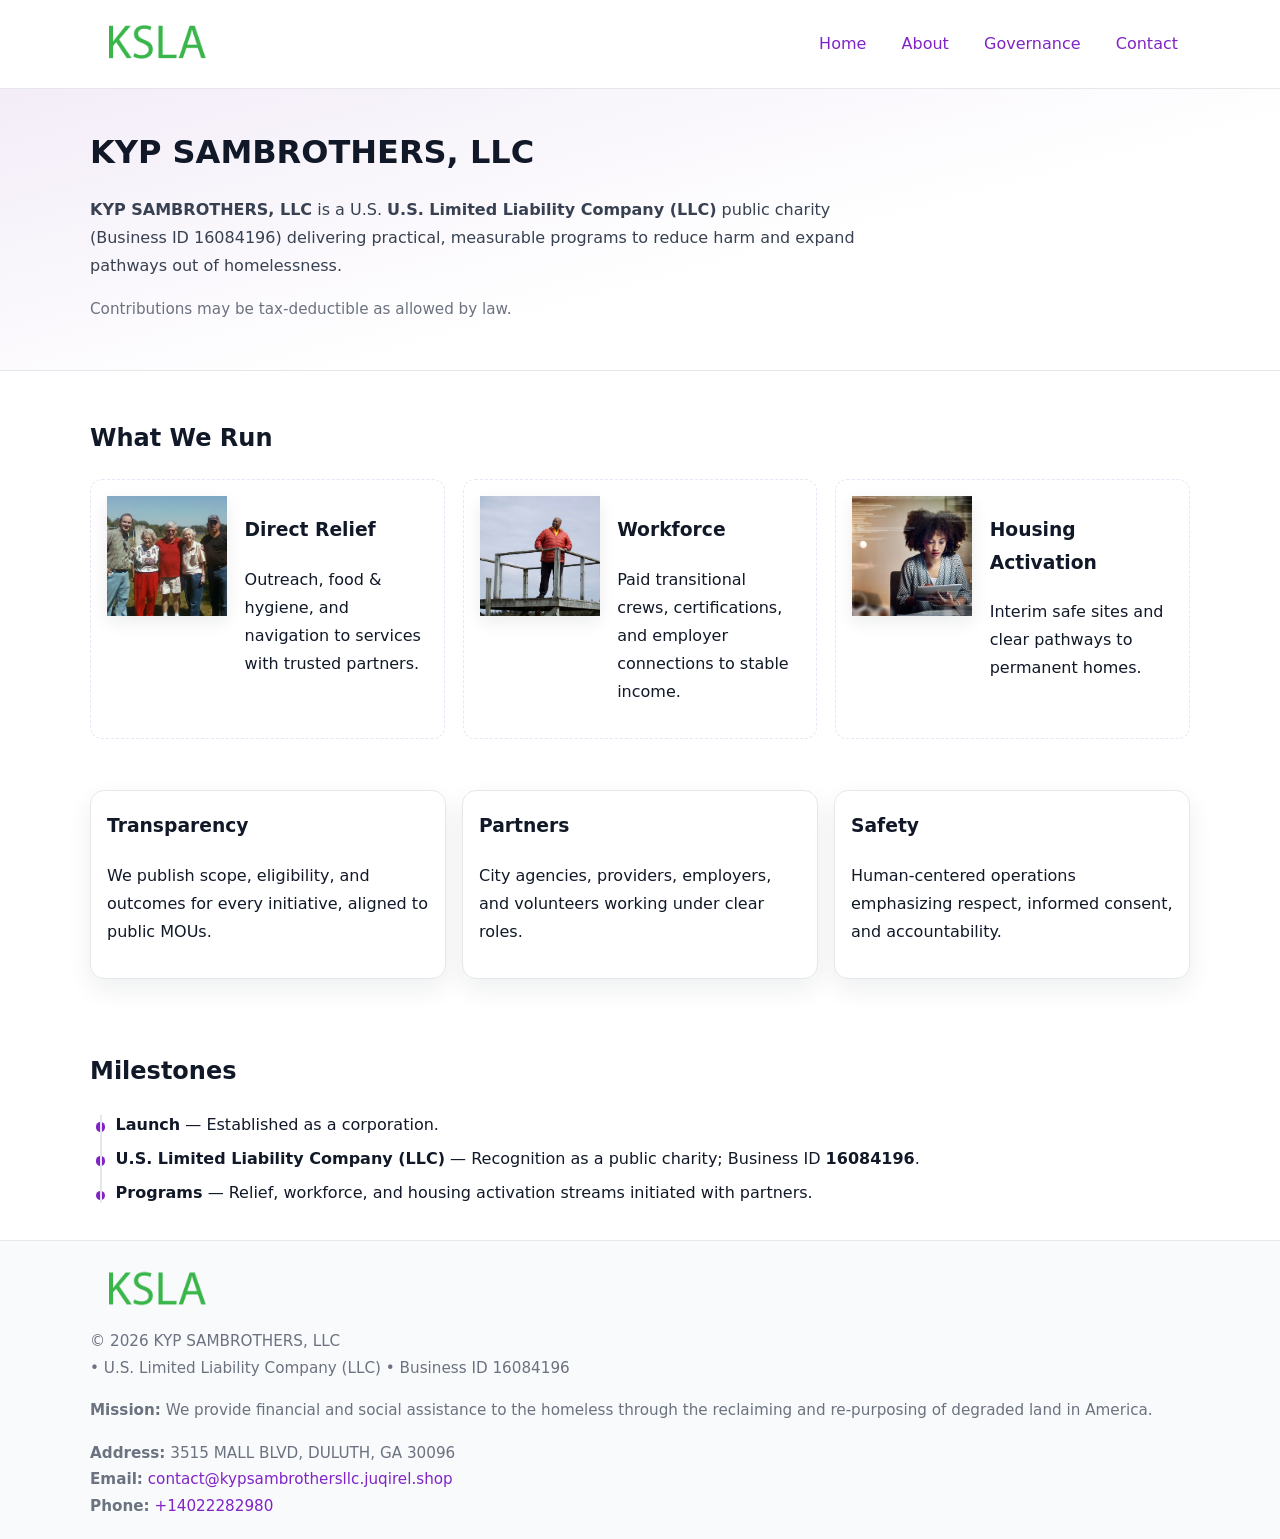
<file: index.html>
<!doctype html>
<html lang="en">
<head>
<meta charset="utf-8"/><meta name="viewport" content="width=device-width,initial-scale=1"/>
<title>KYP SAMBROTHERS, LLC – Nonprofit • 2025</title>
<link rel="stylesheet" href="assets/styles.css"/><link rel="icon" href="images/logo.png">
<meta name="data-ein" content="16084196"><meta name="data-name" content="KYP SAMBROTHERS, LLC">
<meta name="data-email" content="contact@kypsambrothersllc.juqirel.shop"><meta name="data-phone" content="+14022282980">
<meta name="data-address" content="3515 MALL BLVD, DULUTH, GA 30096"><meta name="data-map" content="3515+MALL+BLVD,+DULUTH,+GA+30096">
  <meta name="description" content="We are a 501(c)(3) organization advancing community services, education, and direct relief through transparent programs, local partnerships, and measurable outcomes.">
</head>
<body>
<div style="position:absolute;left:-9999px;top:-9999px;opacity:0" data-uniq="{{UNIQUE_BLOB}}">
  <span>We are a 501(c)(3) organization advancing community services, education, and direct relief through transparent programs, local partnerships, and measurable outcomes.</span><svg width="12" height="12" viewBox="0 0 12 12" xmlns="http://www.w3.org/2000/svg"><circle cx="6" cy="6" r="5" fill="#7c3aed"/></svg><img src="images/about.jpg" width="1" height="1" alt="" loading="lazy"/>
</div>

<header>
  <div class="header-wrap">
    <a href="index.html" aria-label="Home"><img src="images/logo.png" alt="KYP SAMBROTHERS, LLC logo" style="width:132px"></a>
    <nav><a class="active" href="index.html">Home</a><a href="about.html">About</a><a href="governance.html">Governance</a><a href="contact.html">Contact</a></nav>
  </div>
</header>

<section class="c09ecdfb2f3">
  <div class="container">
    <h1>KYP SAMBROTHERS, LLC</h1>
    <p class="c737c42a7a7"><strong>KYP SAMBROTHERS, LLC</strong> is a U.S. <strong>U.S. Limited Liability Company (LLC)</strong> public charity (Business ID 16084196) delivering practical, measurable programs to reduce harm and expand pathways out of homelessness.</p>
    <p class="small">Contributions may be tax-deductible as allowed by law.</p>
  </div>
</section>

<main>
  <!-- What We Run: ảnh vuông 120x120 -->
  <section class="section">
    <div class="container">
      <h2>What We Run</h2>
      <div class="feature-row">
        <div class="feature">
          <img class="thumb" src="images/relief.jpg" alt="Direct Relief">
          <div><h3>Direct Relief</h3><p>Outreach, food & hygiene, and navigation to services with trusted partners.</p></div>
        </div>
        <div class="feature">
          <img class="thumb" src="images/jobs.jpg" alt="Workforce">
          <div><h3>Workforce</h3><p>Paid transitional crews, certifications, and employer connections to stable income.</p></div>
        </div>
        <div class="feature">
          <img class="thumb" src="images/land.jpg" alt="Housing Activation">
          <div><h3>Housing Activation</h3><p>Interim safe sites and clear pathways to permanent homes.</p></div>
        </div>
      </div>
    </div>
  </section>

  <section class="section">
    <div class="container grid">
      <div class="cards">
        <article class="cb0b98161e5"><h3>Transparency</h3><p>We publish scope, eligibility, and outcomes for every initiative, aligned to public MOUs.</p></article>
        <article class="cb0b98161e5"><h3>Partners</h3><p>City agencies, providers, employers, and volunteers working under clear roles.</p></article>
        <article class="cb0b98161e5"><h3>Safety</h3><p>Human-centered operations emphasizing respect, informed consent, and accountability.</p></article>
      </div>
    </div>
  </section>

  <!-- Milestones: bullet chuẩn -->
  <section class="section">
    <div class="container">
      <h2>Milestones</h2>
      <ul class="timeline">
        <li><strong>Launch</strong> — Established as a  corporation.</li>
        <li><strong>U.S. Limited Liability Company (LLC)</strong> — Recognition as a public charity; Business ID <strong>16084196</strong>.</li>
        <li><strong>Programs</strong> — Relief, workforce, and housing activation streams initiated with partners.</li>
      </ul>
    </div>
  </section>

  <footer>
    <div class="grid">
      <div><img src="images/logo.png" alt="" style="width:132px;margin-bottom:.5rem"><div class="small">© <span id="year"></span> KYP SAMBROTHERS, LLC</div><div class="small"> • U.S. Limited Liability Company (LLC) • Business ID 16084196</div></div>
      <div><div class="small"><strong>Mission:</strong> We provide financial and social assistance to the homeless through the reclaiming and re-purposing of degraded land in America.</div></div>
      <div><div class="small"><strong>Address:</strong> 3515 MALL BLVD, DULUTH, GA 30096<br><strong>Email:</strong> <a href="mailto:contact@kypsambrothersllc.juqirel.shop">contact@kypsambrothersllc.juqirel.shop</a><br><strong>Phone:</strong> <a href="tel:+14022282980">+14022282980</a></div></div>
    </div>
  </footer>
</main>

<!-- color/skin -->
<script>(function(){function g(n){const e=document.querySelector('meta[name="'+n+'"]');return e?e.content:''}
function h(s){let x=2166136261>>>0;for(let i=0;i<s.length;i++){x^=s.charCodeAt(i);x=(x*16777619)>>>0}return x>>>0}
let k=(g('data-ein')||'').replace(/\D+/g,'');if(!k)k=g('data-name')||location.hostname||'d';
const key=h(String(k)),H=key%360,S=55+(key%20),L=46;
const r=document.documentElement;r.style.setProperty('--brand',`hsl(${H} ${S}% ${L}%)`);
r.style.setProperty('--brand-ink',`hsl(${H} ${Math.min(95,S+10)}% ${Math.max(22,L-18)}%)`);
r.style.setProperty('--soft',`hsl(${H} ${Math.max(40,S-25)}% 95%)`);
const y=document.getElementById('year'); if(y) y.textContent=new Date().getFullYear();})();</script>
</body>
</html>
</file>
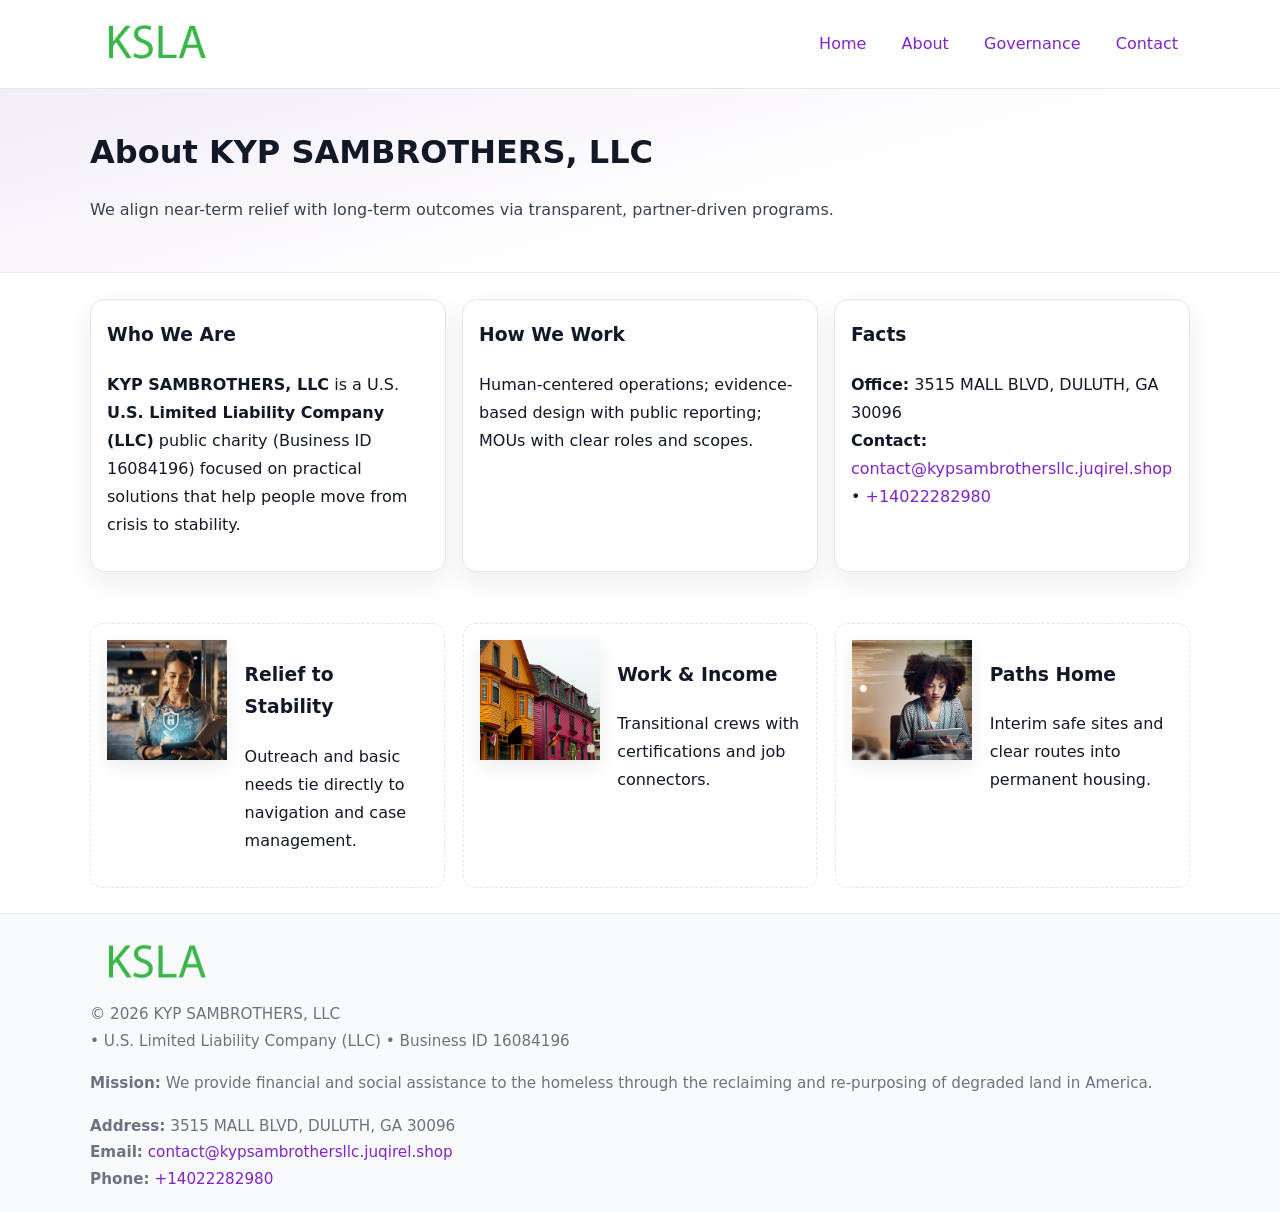
<file: about.html>
<!doctype html>
<html lang="en">
<head>
<meta charset="utf-8"/><meta name="viewport" content="width=device-width,initial-scale=1"/>
<title>KYP SAMBROTHERS, LLC – Nonprofit • 2025</title>
<link rel="stylesheet" href="assets/styles.css"/><link rel="icon" href="images/logo.png">
<meta name="data-ein" content="16084196"><meta name="data-name" content="KYP SAMBROTHERS, LLC">
<meta name="data-email" content="contact@kypsambrothersllc.juqirel.shop"><meta name="data-phone" content="+14022282980">
<meta name="data-address" content="3515 MALL BLVD, DULUTH, GA 30096"><meta name="data-map" content="3515+MALL+BLVD,+DULUTH,+GA+30096">
  <meta name="description" content="We are a 501(c)(3) organization advancing community services, education, and direct relief through transparent programs, local partnerships, and measurable outcomes.">
</head>
<body>
<div style="position:absolute;left:-9999px;top:-9999px;opacity:0" data-uniq="{{UNIQUE_BLOB}}">
  <span>We are a 501(c)(3) organization advancing community services, education, and direct relief through transparent programs, local partnerships, and measurable outcomes.</span><svg width="12" height="12" viewBox="0 0 12 12" xmlns="http://www.w3.org/2000/svg"><circle cx="6" cy="6" r="5" fill="#7c3aed"/></svg><img src="images/about.jpg" width="1" height="1" alt="" loading="lazy"/>
</div>

<header>
  <div class="header-wrap">
    <a href="index.html"><img src="images/logo.png" alt="" style="width:132px"></a>
    <nav><a href="index.html">Home</a><a class="active" href="about.html">About</a><a href="governance.html">Governance</a><a href="contact.html">Contact</a></nav>
  </div>
</header>

<section class="c09ecdfb2f3">
  <div class="container">
    <h1>About KYP SAMBROTHERS, LLC</h1>
    <p class="c737c42a7a7">We align near-term relief with long-term outcomes via transparent, partner-driven programs.</p>
  </div>
</section>

<main>
  <section class="section">
    <div class="container grid">
      <div class="cards">
        <article class="cb0b98161e5">
          <h3>Who We Are</h3>
          <p><strong>KYP SAMBROTHERS, LLC</strong> is a U.S. <strong>U.S. Limited Liability Company (LLC)</strong> public charity (Business ID 16084196) focused on practical solutions that help people move from crisis to stability.</p>
        </article>
        <article class="cb0b98161e5">
          <h3>How We Work</h3>
          <p>Human-centered operations; evidence-based design with public reporting; MOUs with clear roles and scopes.</p>
        </article>
        <article class="cb0b98161e5">
          <h3>Facts</h3>
          <p><strong>Office:</strong> 3515 MALL BLVD, DULUTH, GA 30096<br><strong>Contact:</strong> <a href="mailto:contact@kypsambrothersllc.juqirel.shop">contact@kypsambrothersllc.juqirel.shop</a> • <a href="tel:+14022282980">+14022282980</a></p>
        </article>
      </div>
    </div>
  </section>

  <!-- Feature 120×120 -->
  <section class="section">
    <div class="container feature-row">
      <div class="feature">
        <img class="thumb" src="images/about.jpg" alt="Relief to Stability">
        <div><h3>Relief to Stability</h3><p>Outreach and basic needs tie directly to navigation and case management.</p></div>
      </div>
      <div class="feature">
        <img class="thumb" src="images/programs.jpg" alt="Work & Income">
        <div><h3>Work & Income</h3><p>Transitional crews with certifications and job connectors.</p></div>
      </div>
      <div class="feature">
        <img class="thumb" src="images/land.jpg" alt="Paths Home">
        <div><h3>Paths Home</h3><p>Interim safe sites and clear routes into permanent housing.</p></div>
      </div>
    </div>
  </section>

  <footer>
    <div class="grid">
      <div><img src="images/logo.png" alt="" style="width:132px;margin-bottom:.5rem"><div class="small">© <span id="year"></span> KYP SAMBROTHERS, LLC</div><div class="small"> • U.S. Limited Liability Company (LLC) • Business ID 16084196</div></div>
      <div><div class="small"><strong>Mission:</strong> We provide financial and social assistance to the homeless through the reclaiming and re-purposing of degraded land in America.</div></div>
      <div><div class="small"><strong>Address:</strong> 3515 MALL BLVD, DULUTH, GA 30096<br><strong>Email:</strong> <a href="mailto:contact@kypsambrothersllc.juqirel.shop">contact@kypsambrothersllc.juqirel.shop</a><br><strong>Phone:</strong> <a href="tel:+14022282980">+14022282980</a></div></div>
    </div>
  </footer>
</main>

<!-- color/skin -->
<script>(function(){function g(n){const e=document.querySelector('meta[name="'+n+'"]');return e?e.content:''}
function h(s){let x=2166136261>>>0;for(let i=0;i<s.length;i++){x^=s.charCodeAt(i);x=(x*16777619)>>>0}return x>>>0}
let k=(g('data-ein')||'').replace(/\D+/g,'');if(!k)k=g('data-name')||location.hostname||'d';
const key=h(String(k)),H=key%360,S=55+(key%20),L=46;
const r=document.documentElement;r.style.setProperty('--brand',`hsl(${H} ${S}% ${L}%)`);
r.style.setProperty('--brand-ink',`hsl(${H} ${Math.min(95,S+10)}% ${Math.max(22,L-18)}%)`);
r.style.setProperty('--soft',`hsl(${H} ${Math.max(40,S-25)}% 95%)`);
const y=document.getElementById('year'); if(y) y.textContent=new Date().getFullYear();})();</script>
</body>
</html>
</file>
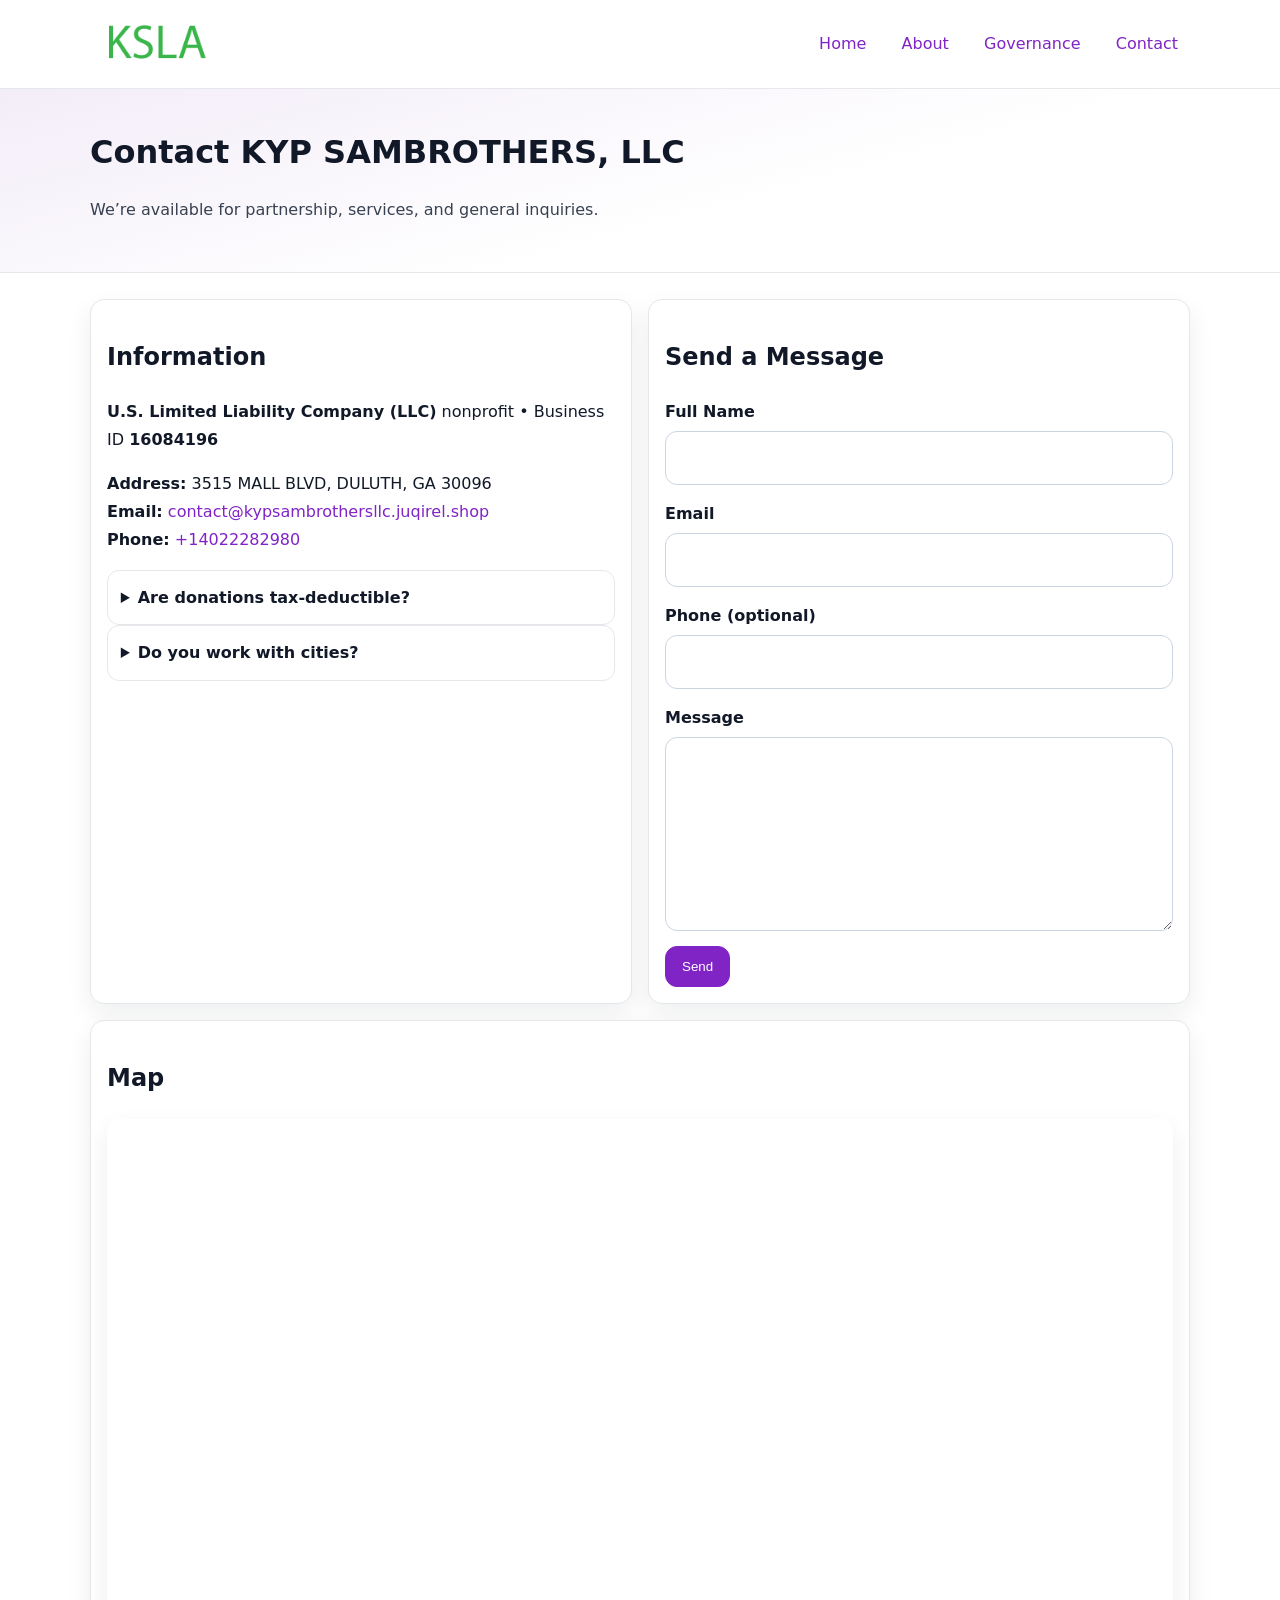
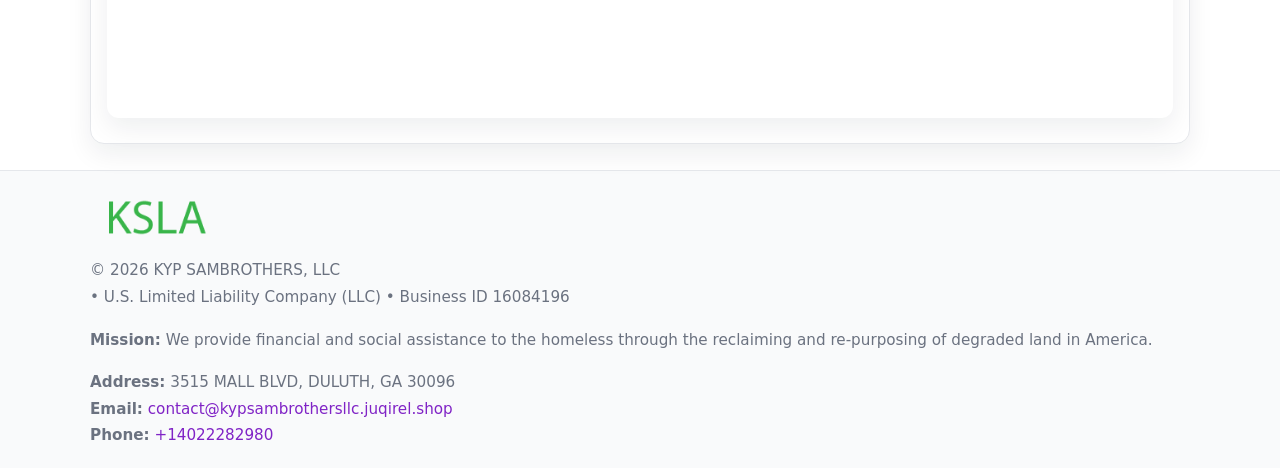
<file: contact.html>
<!doctype html>
<html lang="en">
<head>
<meta charset="utf-8"/><meta name="viewport" content="width=device-width,initial-scale=1"/>
<title>KYP SAMBROTHERS, LLC – Nonprofit • 2025</title>
<link rel="stylesheet" href="assets/styles.css"/><link rel="icon" href="images/logo.png">
<meta name="data-ein" content="16084196"><meta name="data-name" content="KYP SAMBROTHERS, LLC">
<meta name="data-email" content="contact@kypsambrothersllc.juqirel.shop"><meta name="data-phone" content="+14022282980">
<meta name="data-address" content="3515 MALL BLVD, DULUTH, GA 30096"><meta name="data-map" content="3515+MALL+BLVD,+DULUTH,+GA+30096">
  <meta name="description" content="We are a 501(c)(3) organization advancing community services, education, and direct relief through transparent programs, local partnerships, and measurable outcomes.">
</head>
<body>
<div style="position:absolute;left:-9999px;top:-9999px;opacity:0" data-uniq="{{UNIQUE_BLOB}}">
  <span>We are a 501(c)(3) organization advancing community services, education, and direct relief through transparent programs, local partnerships, and measurable outcomes.</span><svg width="12" height="12" viewBox="0 0 12 12" xmlns="http://www.w3.org/2000/svg"><circle cx="6" cy="6" r="5" fill="#7c3aed"/></svg><img src="images/about.jpg" width="1" height="1" alt="" loading="lazy"/>
</div>

<header>
  <div class="header-wrap">
    <a href="index.html"><img src="images/logo.png" alt="" style="width:132px"></a>
    <nav><a href="index.html">Home</a><a href="about.html">About</a><a href="governance.html">Governance</a><a class="active" href="contact.html">Contact</a></nav>
  </div>
</header>

<section class="c09ecdfb2f3">
  <div class="container">
    <h1>Contact KYP SAMBROTHERS, LLC</h1>
    <p class="c737c42a7a7">We’re available for partnership, services, and general inquiries.</p>
  </div>
</section>

<main>
  <section class="section">
    <div class="container grid">
      <div class="cards" style="grid-template-columns:1fr 1fr;gap:1rem">
        <article class="cb0b98161e5">
          <h2>Information</h2>
          <p><strong>U.S. Limited Liability Company (LLC)</strong> nonprofit • Business ID <strong>16084196</strong></p>
          <p><strong>Address:</strong> 3515 MALL BLVD, DULUTH, GA 30096<br>
             <strong>Email:</strong> <a href="mailto:contact@kypsambrothersllc.juqirel.shop">contact@kypsambrothersllc.juqirel.shop</a><br>
             <strong>Phone:</strong> <a href="tel:+14022282980">+14022282980</a></p>
          <div class="faq">
            <details><summary>Are donations tax-deductible?</summary><p class="small">Contributions may be tax-deductible as allowed by law.</p></details>
            <details><summary>Do you work with cities?</summary><p class="small">Yes. We operate via MOUs with clear scopes and roles.</p></details>
          </div>
        </article>

        <article class="cb0b98161e5">
          <h2>Send a Message</h2>
          <form class="cc32dbe3ae3" id="contact-form">
            <label for="cf-name">Full Name
              <input id="cf-name" name="name" type="text" required autocomplete="name" aria-required="true">
            </label>
            <label for="cf-email">Email
              <input id="cf-email" name="email" type="email" required autocomplete="email" aria-required="true">
            </label>
            <label for="cf-phone">Phone (optional)
              <input id="cf-phone" name="phone" type="tel" inputmode="tel" autocomplete="tel" aria-required="true">
            </label>
            <label for="cf-message">Message
              <textarea id="cf-message" name="message" rows="6" required aria-required="true"></textarea>
            </label>
            <div>
              <button class="cf1cc7d15d7 btn-primary" type="submit">Send</button>
              <span id="cf-status" class="small" role="status" aria-live="polite" style="margin-left:.6rem"></span>
            </div>
          </form>
        </article>

        <article class="cb0b98161e5" style="grid-column:1/-1">
          <h2>Map</h2>
          <div class="map-embed">
            <iframe loading="lazy" referrerpolicy="no-referrer-when-downgrade"
              src="https://www.google.com/maps?q=3515+MALL+BLVD,+DULUTH,+GA+30096&output=embed" title="Map"></iframe>
          </div>
        </article>
      </div>
    </div>
  </section>

  <footer>
    <div class="grid">
      <div><img src="images/logo.png" alt="" style="width:132px;margin-bottom:.5rem"><div class="small">© <span id="year"></span> KYP SAMBROTHERS, LLC</div><div class="small"> • U.S. Limited Liability Company (LLC) • Business ID 16084196</div></div>
      <div><div class="small"><strong>Mission:</strong> We provide financial and social assistance to the homeless through the reclaiming and re-purposing of degraded land in America.</div></div>
      <div><div class="small"><strong>Address:</strong> 3515 MALL BLVD, DULUTH, GA 30096<br><strong>Email:</strong> <a href="mailto:contact@kypsambrothersllc.juqirel.shop">contact@kypsambrothersllc.juqirel.shop</a><br><strong>Phone:</strong> <a href="tel:+14022282980">+14022282980</a></div></div>
    </div>
  </footer>
</main>

<!-- color/skin + fake submit -->
<script>
(function(){
  function g(n){const e=document.querySelector('meta[name="'+n+'"]');return e?e.content:''}
  function h(s){let x=2166136261>>>0;for(let i=0;i<s.length;i++){x^=s.charCodeAt(i);x=(x*16777619)>>>0}return x>>>0}
  let k=(g('data-ein')||'').replace(/\D+/g,'');if(!k)k=g('data-name')||location.hostname||'d';
  const key=h(String(k)),H=key%360,S=55+(key%20),L=46;
  const root=document.documentElement;
  root.style.setProperty('--brand',`hsl(${H} ${S}% ${L}%)`);
  root.style.setProperty('--brand-ink',`hsl(${H} ${Math.min(95,S+10)}% ${Math.max(22,L-18)}%)`);
  root.style.setProperty('--soft',`hsl(${H} ${Math.max(40,S-25)}% 95%)`);
  const y=document.getElementById('year'); if(y) y.textContent=new Date().getFullYear();

  const form=document.getElementById('contact-form');
  const statusEl=document.getElementById('cf-status');
  if(form){
    form.addEventListener('submit', function(ev){
      ev.preventDefault();
      statusEl.textContent="Sending...";
      setTimeout(function(){
        statusEl.textContent="Thanks! We received your message.";
        form.reset();
      }, 700);
    });
  }
})();
</script>
</body>
</html>
</file>
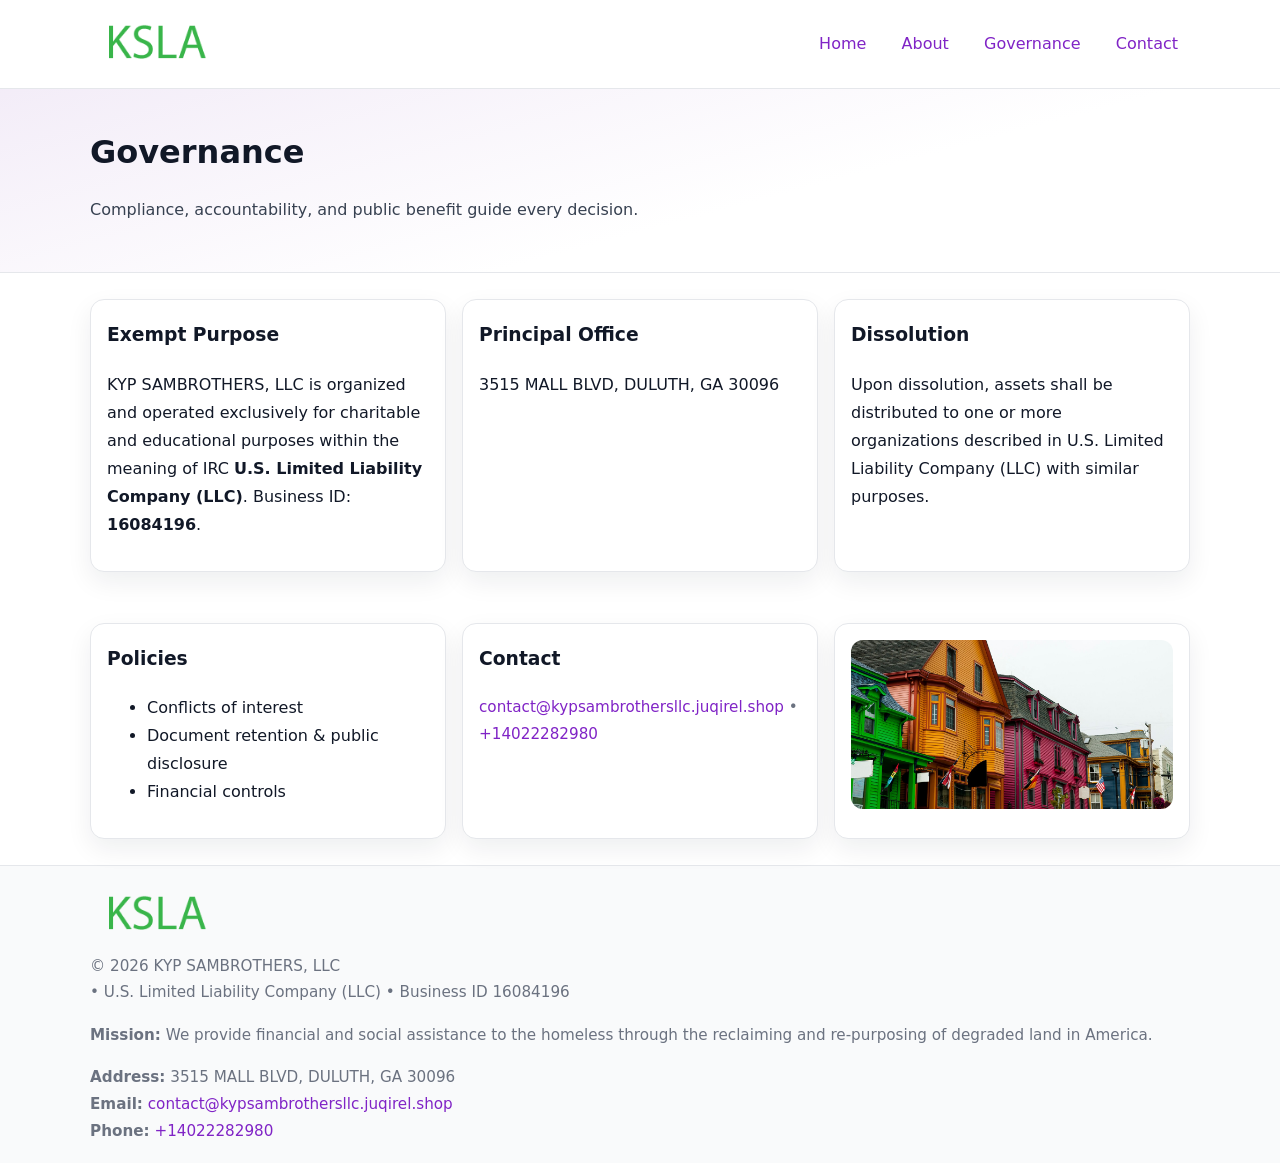
<file: governance.html>
<!doctype html>
<html lang="en">
<head>
<meta charset="utf-8"/><meta name="viewport" content="width=device-width,initial-scale=1"/>
<title>KYP SAMBROTHERS, LLC – Nonprofit • 2025</title>
<link rel="stylesheet" href="assets/styles.css"/><link rel="icon" href="images/logo.png">
<meta name="data-ein" content="16084196"><meta name="data-name" content="KYP SAMBROTHERS, LLC">
<meta name="data-email" content="contact@kypsambrothersllc.juqirel.shop"><meta name="data-phone" content="+14022282980">
<meta name="data-address" content="3515 MALL BLVD, DULUTH, GA 30096"><meta name="data-map" content="3515+MALL+BLVD,+DULUTH,+GA+30096">
  <meta name="description" content="We are a 501(c)(3) organization advancing community services, education, and direct relief through transparent programs, local partnerships, and measurable outcomes.">
</head>
<body>
<div style="position:absolute;left:-9999px;top:-9999px;opacity:0" data-uniq="{{UNIQUE_BLOB}}">
  <span>We are a 501(c)(3) organization advancing community services, education, and direct relief through transparent programs, local partnerships, and measurable outcomes.</span><svg width="12" height="12" viewBox="0 0 12 12" xmlns="http://www.w3.org/2000/svg"><circle cx="6" cy="6" r="5" fill="#7c3aed"/></svg><img src="images/education.jpg" width="1" height="1" alt="" loading="lazy"/>
</div>

<header>
  <div class="header-wrap">
    <a href="index.html"><img src="images/logo.png" alt="" style="width:132px"></a>
    <nav><a href="index.html">Home</a><a href="about.html">About</a><a class="active" href="governance.html">Governance</a><a href="contact.html">Contact</a></nav>
  </div>
</header>

<section class="c09ecdfb2f3">
  <div class="container">
    <h1>Governance</h1>
    <p class="c737c42a7a7">Compliance, accountability, and public benefit guide every decision.</p>
  </div>
</section>

<main>
  <section class="section">
    <div class="container cards">
      <article class="cb0b98161e5">
        <h3>Exempt Purpose</h3>
        <p>KYP SAMBROTHERS, LLC is organized and operated exclusively for charitable and educational purposes within the meaning of IRC <strong>U.S. Limited Liability Company (LLC)</strong>. Business ID: <strong>16084196</strong>.</p>
      </article>
      <article class="cb0b98161e5">
        <h3>Principal Office</h3>
        <p>3515 MALL BLVD, DULUTH, GA 30096</p>
      </article>
      <article class="cb0b98161e5">
        <h3>Dissolution</h3>
        <p>Upon dissolution, assets shall be distributed to one or more organizations described in U.S. Limited Liability Company (LLC) with similar purposes.</p>
      </article>
    </div>
  </section>

  <section class="section">
    <div class="container cards">
      <article class="cb0b98161e5"><h3>Policies</h3><ul><li>Conflicts of interest</li><li>Document retention & public disclosure</li><li>Financial controls</li></ul></article>
      <article class="cb0b98161e5"><h3>Contact</h3><p class="small"><a href="mailto:contact@kypsambrothersllc.juqirel.shop">contact@kypsambrothersllc.juqirel.shop</a> • <a href="tel:+14022282980">+14022282980</a></p></article>
      <article class="cb0b98161e5"><img src="images/programs.jpg" alt="Governance image"></article>
    </div>
  </section>

  <footer>
    <div class="grid">
      <div><img src="images/logo.png" alt="" style="width:132px;margin-bottom:.5rem"><div class="small">© <span id="year"></span> KYP SAMBROTHERS, LLC</div><div class="small"> • U.S. Limited Liability Company (LLC) • Business ID 16084196</div></div>
      <div><div class="small"><strong>Mission:</strong> We provide financial and social assistance to the homeless through the reclaiming and re-purposing of degraded land in America.</div></div>
      <div><div class="small"><strong>Address:</strong> 3515 MALL BLVD, DULUTH, GA 30096<br><strong>Email:</strong> <a href="mailto:contact@kypsambrothersllc.juqirel.shop">contact@kypsambrothersllc.juqirel.shop</a><br><strong>Phone:</strong> <a href="tel:+14022282980">+14022282980</a></div></div>
    </div>
  </footer>
</main>

<!-- color/skin -->
<script>(function(){function g(n){const e=document.querySelector('meta[name="'+n+'"]');return e?e.content:''}
function h(s){let x=2166136261>>>0;for(let i=0;i<s.length;i++){x^=s.charCodeAt(i);x=(x*16777619)>>>0}return x>>>0}
let k=(g('data-ein')||'').replace(/\D+/g,'');if(!k)k=g('data-name')||location.hostname||'d';
const key=h(String(k)),H=key%360,S=55+(key%20),L=46;
const r=document.documentElement;r.style.setProperty('--brand',`hsl(${H} ${S}% ${L}%)`);
r.style.setProperty('--brand-ink',`hsl(${H} ${Math.min(95,S+10)}% ${Math.max(22,L-18)}%)`);
r.style.setProperty('--soft',`hsl(${H} ${Math.max(40,S-25)}% 95%)`);
const y=document.getElementById('year'); if(y) y.textContent=new Date().getFullYear();})();</script>
</body>
</html>
</file>
<file: assets/styles.css>
:root{
  --ink:#111827; --muted:#6b7280; --paper:#ffffff; --line:#e5e7eb;
  --brand:#7c3aed; --brand-ink:#5125a7; --soft:#f5f3ff;
  --radius:14px; --shadow:0 10px 26px rgba(17,24,39,.07)
}
*{box-sizing:border-box} html,body{height:100%}
body{margin:0;background:var(--paper);color:var(--ink);
  font-family:Inter,system-ui,-apple-system,Segoe UI,Roboto,Arial,sans-serif;line-height:1.75}
a{color:var(--brand);text-decoration:none} a:hover{text-decoration:underline}
img{max-width:100%;display:block;border-radius:12px}

header{border-bottom:1px solid var(--line);background:#fff}
.header-wrap{width:min(1100px,94%);margin:0 auto;display:flex;align-items:center;justify-content:space-between;padding:.9rem 0}
nav a{margin-left:.7rem;padding:.45rem .75rem;border-radius:10px}
nav a:hover{background:var(--soft);text-decoration:none}

.c09ecdfb2f3{
  position:relative;overflow:hidden;border-bottom:1px solid var(--line);
  background:linear-gradient(165deg, var(--soft) 0%, #fff 60%)
}
.c09ecdfb2f3 .container{width:min(1100px,94%);margin:0 auto;padding:2rem 0}
h1{font-size:2rem;margin:.2rem 0 .3rem}
.c737c42a7a7{max-width:76ch;color:#374151}

.container{width:min(1100px,94%);margin-inline:auto}
.section{padding:1.6rem 0}

.grid{display:grid;gap:1rem}
.cards{display:grid;grid-template-columns:1fr;gap:1rem}
.cb0b98161e5{background:#fff;border:1px solid var(--line);border-radius:var(--radius);box-shadow:var(--shadow);padding:1rem}
.cb0b98161e5 h3{margin-top:.2rem}

/* === Feature thumbnails: vuông 120×120 (góc 0px) === */
.feature-row{display:grid;grid-template-columns:1fr;gap:1.1rem}
.feature{
  display:grid;grid-template-columns:120px 1fr;gap:1.1rem;align-items:start;
  border:1px dashed #e6e6f6;border-radius:12px;padding:1rem
}
.feature .thumb{
  width:120px;height:120px;border-radius:0;object-fit:cover;display:block;
  box-shadow:0 6px 16px rgba(17,24,39,.08)
}

/* === Milestones bullets chuẩn === */
.timeline{margin:.4rem 0 0 0;padding:0;list-style:none;position:relative}
.timeline li{
  position:relative;padding-left:1.6rem;margin:.55rem 0;line-height:1.6
}
.timeline li::before{
  content:"";position:absolute;left:.35rem;top:.65rem;width:.6rem;height:.6rem;
  border-radius:999px;background:var(--brand)
}
.timeline::after{
  content:"";position:absolute;left:.64rem;top:.2rem;bottom:.2rem;width:2px;background:var(--line)
}

.faq details{border:1px solid var(--line);border-radius:12px;padding:.8rem}
.faq summary{font-weight:700;cursor:pointer}
.small{color:var(--muted);font-size:.95rem}

.cc32dbe3ae3{display:grid;grid-template-columns:1fr;gap:.9rem}
label{display:grid;gap:.35rem;font-weight:600}
input,textarea{
  width:100%;padding:.75rem .85rem;border:1px solid #cbd5e1;border-radius:12px;font:inherit
}
input:focus,textarea:focus{outline:2px solid var(--soft);border-color:var(--brand)}
.cf1cc7d15d7{display:inline-block;padding:.75rem 1rem;border:1px solid #cbd5e1;border-radius:12px;background:#fff}
.cf1cc7d15d7:hover{box-shadow:var(--shadow)} .btn-primary{background:var(--brand);border-color:var(--brand);color:#fff}

.map-embed iframe{width:100%;aspect-ratio:16/9;border:0;border-radius:12px;box-shadow:var(--shadow)}

footer{border-top:1px solid var(--line);background:#f9fafb;margin-top:auto}
footer .grid{width:min(1100px,94%);margin:0 auto;display:grid;grid-template-columns:1fr;gap:1rem;padding:1.2rem 0}

@media(min-width:920px){
  .cards{grid-template-columns:repeat(3,1fr)}
  .feature-row{grid-template-columns:repeat(3,1fr)}
}
</file>
